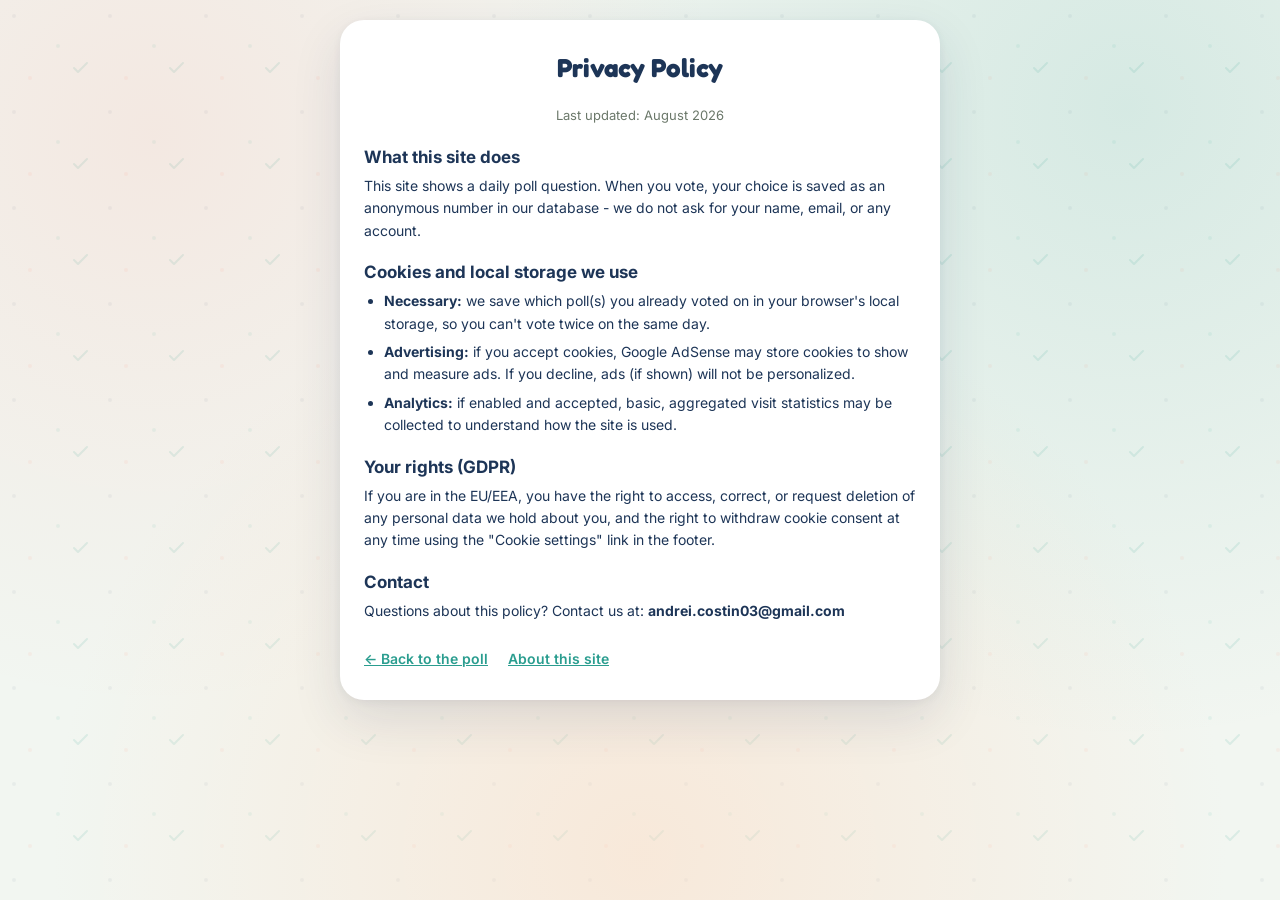
<file: privacy.html>
<!DOCTYPE html>
<html lang="en">
<head>
  <meta charset="UTF-8" />
  <meta name="viewport" content="width=device-width, initial-scale=1.0" />
  <title>Privacy Policy — Quick Poll</title>
  <link rel="stylesheet" href="style.css" />
</head>
<body>

  <main class="poll-card policy-card">
    <h1 class="question">Privacy Policy</h1>
    <p class="policy-updated">Last updated: August 2026</p>

    <section class="policy-section">
      <h2>What this site does</h2>
      <p>
        This site shows a daily poll question. When you vote, your choice
        is saved as an anonymous number in our database - we do not ask
        for your name, email, or any account.
      </p>
    </section>

    <section class="policy-section">
      <h2>Cookies and local storage we use</h2>
      <ul class="policy-list">
        <li>
          <strong>Necessary:</strong> we save which poll(s) you already
          voted on in your browser's local storage, so you can't vote
          twice on the same day.
        </li>
        <li>
          <strong>Advertising:</strong> if you accept cookies, Google
          AdSense may store cookies to show and measure ads. If you
          decline, ads (if shown) will not be personalized.
        </li>
        <li>
          <strong>Analytics:</strong> if enabled and accepted, basic,
          aggregated visit statistics may be collected to understand how
          the site is used.
        </li>
      </ul>
    </section>

    <section class="policy-section">
      <h2>Your rights (GDPR)</h2>
      <p>
        If you are in the EU/EEA, you have the right to access, correct,
        or request deletion of any personal data we hold about you, and
        the right to withdraw cookie consent at any time using the
        "Cookie settings" link in the footer.
      </p>
    </section>

    <section class="policy-section">
      <h2>Contact</h2>
      <p>
        Questions about this policy? Contact us at:
        <strong>andrei.costin03@gmail.com</strong>
        <!-- Replace the placeholder above with your real contact email -->
      </p>
    </section>

    <a href="index.html" class="back-link">← Back to the poll</a>
    <a href="about.html" class="back-link">About this site</a>
  </main>

</body>
</html>
</file>
<file: style.css>
/* Two fonts, two jobs: Fredoka carries personality on the question and
   the wordmark; Inter handles everything else, so the page reads playful
   at the headline but crisp and legible everywhere else - must be the
   very first lines in the file, per the CSS spec */
@import url('https://fonts.googleapis.com/css2?family=Fredoka:wght@500;600;700&family=Inter:wght@400;500;600&display=swap');

/* ===== BASIC RESET ===== */
/* Remove the browser's default spacing so we control it ourselves */
* {
  margin: 0;
  padding: 0;
  box-sizing: border-box;
}

body {
  font-family: 'Inter', sans-serif;
  color: #1D3557;              /* dark blue text */
  min-height: 100vh;
  display: flex;
  flex-direction: column;
  align-items: center;
  gap: 20px;
  padding: 20px;

  /* Layered background: soft colour pools for depth, plus a faint
     scattered pattern of check-marks and dots - a quiet nod to "votes
     accumulating" rather than a flat, generic wash. Fixed so it doesn't
     scroll with the page, keeping it out of the way of the content. */
  background-color: #F2F6F1;
  background-image:
    radial-gradient(circle at 12% 15%, rgba(255, 111, 89, 0.10), transparent 42%),
    radial-gradient(circle at 88% 12%, rgba(42, 157, 143, 0.14), transparent 46%),
    radial-gradient(circle at 50% 95%, rgba(255, 216, 189, 0.45), transparent 55%),
    url("data:image/svg+xml,%3Csvg xmlns='http://www.w3.org/2000/svg' width='96' height='96'%3E%3Ccircle cx='14' cy='16' r='2' fill='%231D3557' fill-opacity='0.05'/%3E%3Ccircle cx='58' cy='46' r='2' fill='%232A9D8F' fill-opacity='0.08'/%3E%3Ccircle cx='30' cy='78' r='2' fill='%23FF6F59' fill-opacity='0.07'/%3E%3Cpath d='M74 68 l4 4 l9 -9' stroke='%232A9D8F' stroke-opacity='0.12' stroke-width='2' fill='none' stroke-linecap='round' stroke-linejoin='round'/%3E%3C/svg%3E");
  background-attachment: fixed, fixed, fixed, fixed;
  background-size: cover, cover, cover, 96px 96px;
}

/* ===== AD SLOTS ===== */
.ad-slot {
  width: 100%;
  max-width: 600px;
  min-height: 90px;
  background: repeating-linear-gradient(
    45deg,
    #E9EDE8,
    #E9EDE8 10px,
    #DDE3DC 10px,
    #DDE3DC 20px
  );
  border: 2px dashed #A8B2A5;
  border-radius: 12px;
  display: flex;
  align-items: center;
  justify-content: center;
  text-align: center;
  color: #6B786A;
  font-size: 14px;
  font-weight: 600;
}

/* ===== MAIN POLL CARD ===== */
.poll-card {
  width: 100%;
  max-width: 600px;
  background: #FFFFFF;
  border-radius: 24px;
  box-shadow: 0 20px 50px rgba(29, 53, 87, 0.12), 0 2px 8px rgba(29, 53, 87, 0.06);
  padding: 32px 24px;
}

.question {
  font-family: 'Fredoka', sans-serif;
  font-size: 26px;
  font-weight: 700;
  text-align: center;
  margin-bottom: 24px;
}

/* ===== HEADER (title + archive button) ===== */
.app-header {
  display: flex;
  align-items: center;
  justify-content: space-between;
  margin-bottom: 20px;
}

.app-title {
  display: flex;
  align-items: center;
  gap: 8px;
  font-family: 'Fredoka', sans-serif;
  font-weight: 600;
  font-size: 17px;
  color: #1D3557;
}

.app-logo-mark {
  flex-shrink: 0;
}

/* Kept small and quiet on purpose - it's a secondary action, not the main CTA */
.archive-btn {
  font-family: inherit;
  font-size: 13px;
  font-weight: 600;
  color: #1D3557;
  background: #F2F6F1;
  border: 1px solid #DDE3DC;
  border-radius: 999px;
  padding: 6px 12px;
  cursor: pointer;
  transition: background 0.15s ease;
}

.archive-btn:hover {
  background: #E9EDE8;
}

/* ===== DATE LABEL + "BACK TO TODAY" LINK ===== */
.poll-date-label {
  text-align: center;
  font-size: 13px;
  font-weight: 600;
  color: #6B786A;
  margin-top: -14px;
  margin-bottom: 18px;
}

.back-to-today {
  display: block;
  margin: -8px auto 18px auto;
  font-family: inherit;
  font-size: 13px;
  font-weight: 600;
  color: #2A9D8F;
  background: none;
  border: none;
  cursor: pointer;
  text-decoration: underline;
}

/* ===== ARCHIVE MODAL ===== */
.modal-overlay {
  position: fixed;
  inset: 0;
  background: rgba(29, 53, 87, 0.5);
  display: flex;
  align-items: center;
  justify-content: center;
  padding: 20px;
  z-index: 10;
}

.modal-panel {
  width: 100%;
  max-width: 420px;
  max-height: 70vh;
  background: #FFFFFF;
  border-radius: 20px;
  padding: 20px;
  display: flex;
  flex-direction: column;
  gap: 14px;
  overflow: hidden;
}

.modal-header {
  display: flex;
  align-items: center;
  justify-content: space-between;
}

.modal-header h2 {
  font-size: 18px;
}

.modal-close {
  font-family: inherit;
  font-size: 16px;
  background: none;
  border: none;
  cursor: pointer;
  color: #6B786A;
  padding: 4px 8px;
}

.archive-list {
  display: flex;
  flex-direction: column;
  gap: 8px;
  overflow-y: auto;
}

/* ===== DATE PICKER (inside the archive modal) ===== */
.archive-date-picker {
  display: flex;
  gap: 8px;
}

.archive-date-input {
  flex: 1;
  font-family: inherit;
  font-size: 14px;
  color: #1D3557;
  background: #F7F3EA;
  border: 2px solid transparent;
  border-radius: 12px;
  padding: 10px 12px;
}

.archive-date-input:focus {
  outline: none;
  border-color: #FF6F59;
}

.archive-date-go {
  font-family: inherit;
  font-size: 14px;
  font-weight: 700;
  color: #FFFFFF;
  background: #2A9D8F;
  border: none;
  border-radius: 12px;
  padding: 10px 18px;
  cursor: pointer;
}

.archive-date-go:hover {
  background: #24897C;
}

.archive-date-error {
  font-size: 13px;
  color: #E63946;
  min-height: 16px; /* reserves space so the layout doesn't jump */
}

.archive-divider {
  font-size: 13px;
  font-weight: 600;
  color: #6B786A;
}

/* One row per past poll, built dynamically by script.js */
.archive-item {
  display: flex;
  flex-direction: column;
  align-items: flex-start;
  gap: 2px;
  width: 100%;
  font-family: inherit;
  text-align: left;
  background: #F7F3EA;
  border: none;
  border-radius: 12px;
  padding: 10px 14px;
  cursor: pointer;
  transition: background 0.15s ease;
}

.archive-item:hover {
  background: #FFF1EE;
}

.archive-date {
  font-size: 12px;
  font-weight: 700;
  color: #2A9D8F;
}

.archive-question {
  font-size: 14px;
  font-weight: 600;
  color: #1D3557;
}

.archive-empty {
  text-align: center;
  font-size: 14px;
  color: #6B786A;
  padding: 12px 0;
}

/* ===== PRIVACY POLICY PAGE ===== */
.policy-card {
  text-align: left;
}

.policy-updated {
  text-align: center;
  font-size: 13px;
  color: #6B786A;
  margin-bottom: 24px;
}

.policy-section {
  margin-bottom: 20px;
}

.policy-section h2 {
  font-size: 17px;
  margin-bottom: 8px;
}

.policy-section p,
.policy-section li {
  font-size: 14px;
  line-height: 1.6;
  color: #1D3557;
}

.policy-list {
  padding-left: 20px;
  display: flex;
  flex-direction: column;
  gap: 6px;
}

.back-link {
  display: inline-block;
  margin-top: 8px;
  margin-right: 16px;
  font-size: 14px;
  font-weight: 600;
  color: #2A9D8F;
  text-decoration: underline;
}

/* ===== FEATURE VOTE BOX (About page) ===== */
.feature-vote-box {
  background: #FFF1EE;
  border: 2px dashed #FF6F59;
  border-radius: 16px;
  padding: 20px;
}

.feature-vote-btn {
  margin-top: 12px;
  width: 100%;
  background: #FFFFFF;
}

.feature-vote-thanks {
  margin-top: 12px;
  font-weight: 700;
  color: #2A9D8F;
}

.feature-vote-count {
  margin-top: 8px;
  font-size: 13px;
  color: #6B786A;
}
.site-footer {
  display: flex;
  gap: 16px;
  font-size: 13px;
  color: #6B786A;
}

.site-footer a {
  color: #6B786A;
  text-decoration: underline;
}

/* Styled to look like the plain text link next to it, not like a button */
.footer-link-btn {
  font-family: inherit;
  font-size: 13px;
  color: #6B786A;
  background: none;
  border: none;
  text-decoration: underline;
  cursor: pointer;
  padding: 0;
}

/* ===== COOKIE CONSENT BANNER ===== */
.cookie-banner {
  position: fixed;
  left: 20px;
  right: 20px;
  bottom: 20px;
  max-width: 600px;
  margin: 0 auto;
  background: #1D3557;
  color: #FFFFFF;
  border-radius: 16px;
  padding: 18px 20px;
  display: flex;
  flex-wrap: wrap;
  align-items: center;
  justify-content: space-between;
  gap: 14px;
  box-shadow: 0 10px 30px rgba(0, 0, 0, 0.2);
  z-index: 20;
}

.cookie-text {
  font-size: 14px;
  line-height: 1.4;
  flex: 1 1 260px;
}

.cookie-text a {
  color: #FFFFFF;
  text-decoration: underline;
}

.cookie-buttons {
  display: flex;
  gap: 10px;
  flex-shrink: 0;
}

.cookie-btn {
  font-family: inherit;
  font-size: 14px;
  font-weight: 600;
  border-radius: 999px;
  padding: 10px 18px;
  cursor: pointer;
  border: none;
}

.cookie-btn-primary {
  background: #2A9D8F;
  color: #FFFFFF;
}

.cookie-btn-primary:hover {
  background: #24897C;
}

.cookie-btn-secondary {
  background: transparent;
  color: #FFFFFF;
  border: 1px solid rgba(255, 255, 255, 0.4);
}

.cookie-btn-secondary:hover {
  background: rgba(255, 255, 255, 0.1);
}

/* ===== VOTING AREA (buttons, built dynamically by script.js) ===== */
.options {
  display: flex;
  flex-direction: column;
  gap: 14px;
}

/* One button per fruit found in the Firestore document */
.option-btn {
  font-family: inherit;
  font-size: 18px;
  font-weight: 600;
  color: #1D3557;
  background: #F7F3EA;
  border: 2px solid transparent;
  border-radius: 16px;
  padding: 18px 22px;
  cursor: pointer;
  transition: transform 0.15s ease, border-color 0.15s ease, background 0.15s ease;
}

.option-btn:hover {
  transform: translateY(-2px) scale(1.02);
  border-color: #FF6F59;
  background: #FFF1EE;
}

.option-btn:active {
  transform: translateY(0) scale(0.99);
}

/* Dims and disables buttons while a vote is being sent to Firestore,
   so the user can't double-click and send two votes by accident */
.option-btn:disabled {
  opacity: 0.5;
  cursor: not-allowed;
  transform: none;
}

/* ===== RESULTS AREA ===== */
.results {
  display: flex;
  flex-direction: column;
  gap: 16px;
}

/* The .hidden class fully hides an element */
.hidden {
  display: none;
}

.thanks {
  text-align: center;
  font-size: 20px;
  font-weight: 700;
  color: #2A9D8F;
  margin-bottom: 6px;
}

.results-list {
  display: flex;
  flex-direction: column;
  gap: 12px;
}

/* One row per option, created dynamically by JavaScript */
.result-row {
  display: flex;
  align-items: center;
  gap: 10px;
}

.result-label {
  width: 100px;
  font-weight: 600;
  font-size: 15px;
  /* Long fruit names won't break the layout */
  overflow: hidden;
  text-overflow: ellipsis;
  white-space: nowrap;
}

/* The gray "track" the colored bar fills up */
.bar-track {
  flex: 1;
  height: 18px;
  background: #EDEDED;
  border-radius: 999px;
  overflow: hidden;
}

/* The colored bar; its width is set from JS depending on the percentage */
.bar-fill {
  height: 100%;
  width: 0%;
  background: linear-gradient(90deg, #2A9D8F, #6FCF97);
  border-radius: 999px;
  transition: width 0.6s ease; /* smooth animation when the percentage changes */
}

.result-percent {
  width: 64px;
  text-align: right;
  font-weight: 700;
  font-size: 14px;
  white-space: nowrap;
}

.total-votes {
  text-align: center;
  margin-top: 8px;
  font-size: 14px;
  color: #6B786A;
}

/* ===== STREAK + SHARE ===== */
.streak-indicator {
  text-align: center;
  margin-top: 14px;
  font-size: 15px;
  font-weight: 700;
  color: #FF6F59;
}

.share-btn {
  display: block;
  width: 100%;
  margin-top: 14px;
  font-family: inherit;
  font-size: 15px;
  font-weight: 700;
  color: #FFFFFF;
  background: #1D3557;
  border: none;
  border-radius: 999px;
  padding: 12px 18px;
  cursor: pointer;
  transition: background 0.15s ease, transform 0.15s ease;
}

.share-btn:hover {
  background: #16273f;
  transform: translateY(-1px);
}

/* ===== MOBILE ADJUSTMENTS ===== */
@media (max-width: 480px) {
  .question {
    font-size: 22px;
  }
  .option-btn {
    font-size: 16px;
    padding: 14px 18px;
  }
  .cookie-banner {
    flex-direction: column;
    align-items: stretch;
    text-align: center;
  }
  .cookie-buttons {
    justify-content: center;
  }
}
</file>
